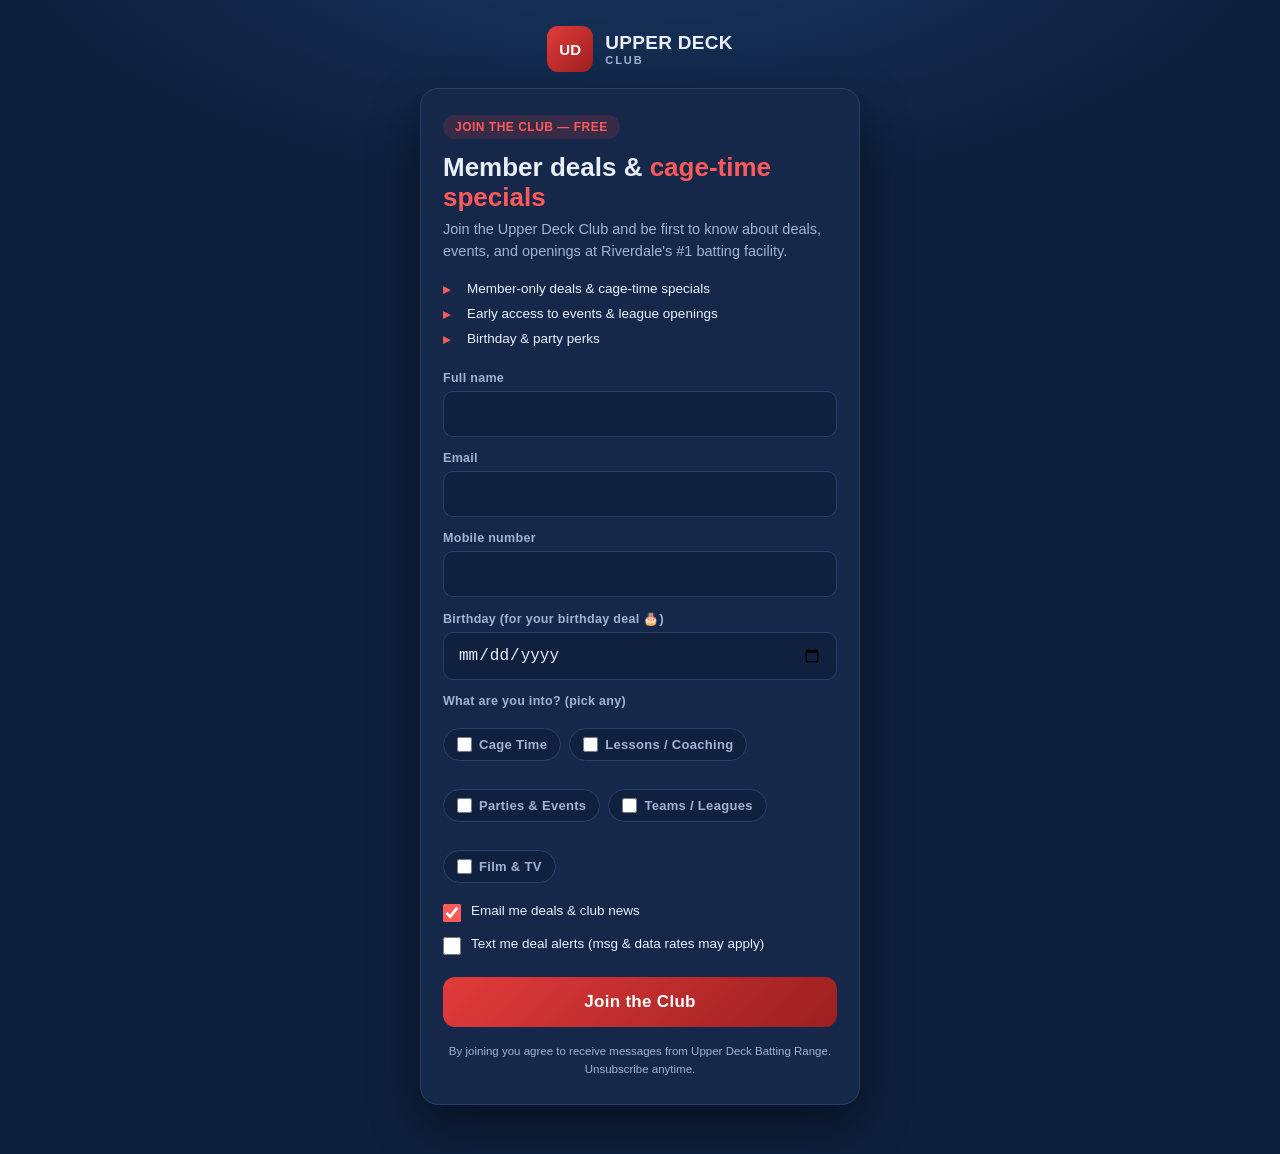
<file: frontend/public/signup.html>
<!doctype html>
<html lang="en">
<head>
<meta charset="utf-8"/>
<meta name="viewport" content="width=device-width,initial-scale=1"/>
<title>Upper Deck Club — Member Deals & Cage-Time Specials</title>
<meta name="description" content="Join the Upper Deck Club free for member deals, priority booking, and birthday & party perks at Upper Deck Batting Range in Riverdale, GA."/>
<link rel="icon" href="/favicon.svg" type="image/svg+xml"/>
<link rel="icon" href="/favicon.ico" sizes="any"/>
<style>
  :root{
    --navy:#0e1f3d; --navy2:#15294d; --card:#16284a; --line:#27406e;
    --red:#e23b3b; --red2:#ff5a5a; --ink:#eaf0fb; --mute:#9fb3d4;
    --green:#34d399;
  }
  *{box-sizing:border-box;margin:0;padding:0}
  body{font-family:-apple-system,BlinkMacSystemFont,"Segoe UI",Roboto,Helvetica,Arial,sans-serif;
    background:radial-gradient(1100px 520px at 50% -10%, #1a3a66 0%, var(--navy) 60%), var(--navy);
    color:var(--ink);min-height:100vh;display:flex;align-items:flex-start;justify-content:center;padding:26px 16px 48px}
  .wrap{width:100%;max-width:440px}
  .brand{display:flex;align-items:center;gap:12px;justify-content:center;margin-bottom:16px}
  .brand .logo{width:46px;height:46px;border-radius:11px;background:linear-gradient(135deg,var(--red),#9c1f1f);
    display:flex;align-items:center;justify-content:center;font-weight:900;color:#fff;font-size:15px}
  .brand b{font-size:19px;letter-spacing:.3px}
  .brand small{display:block;color:var(--mute);font-size:11px;font-weight:600;letter-spacing:2px;text-transform:uppercase}
  .card{background:var(--card);border:1px solid var(--line);border-radius:18px;padding:26px 22px;box-shadow:0 20px 50px rgba(0,0,0,.45)}
  .badge{display:inline-block;background:rgba(226,59,59,.16);color:var(--red2);font-size:12px;font-weight:800;
    padding:5px 12px;border-radius:999px;margin-bottom:14px;letter-spacing:.5px}
  h1{font-size:26px;line-height:1.15;margin-bottom:6px}
  h1 span{color:var(--red2)}
  .sub{color:var(--mute);font-size:14.5px;line-height:1.5;margin-bottom:14px}
  .perks{list-style:none;margin:0 0 20px;padding:0}
  .perks li{font-size:13.5px;color:var(--ink);padding:5px 0 5px 24px;position:relative}
  .perks li:before{content:"▸";color:var(--red2);position:absolute;left:0;font-weight:800}
  label{display:block;font-size:12.5px;font-weight:600;color:var(--mute);margin:14px 0 6px;letter-spacing:.3px}
  input[type=text],input[type=email],input[type=tel],input[type=date]{
    width:100%;background:#0f213f;border:1px solid var(--line);border-radius:10px;color:var(--ink);
    padding:13px 14px;font-size:16px;outline:none}
  input:focus{border-color:var(--red2)}
  .chips{display:flex;flex-wrap:wrap;gap:8px;margin-top:4px}
  .chip{display:inline-flex;align-items:center;gap:7px;background:#0f213f;border:1px solid var(--line);
    border-radius:999px;padding:8px 13px;font-size:13px;cursor:pointer;user-select:none}
  .chip input{accent-color:var(--red2);width:15px;height:15px}
  .check{display:flex;gap:10px;align-items:flex-start;margin-top:13px;font-size:13.5px;line-height:1.4}
  .check input{margin-top:2px;width:18px;height:18px;accent-color:var(--red2);flex:none}
  button{width:100%;margin-top:22px;background:linear-gradient(135deg,var(--red),#9c1f1f);color:#fff;
    font-size:17px;font-weight:800;border:none;border-radius:12px;padding:15px;cursor:pointer;letter-spacing:.3px}
  button:disabled{opacity:.5;cursor:not-allowed}
  .fine{color:var(--mute);font-size:11.5px;line-height:1.5;margin-top:16px;text-align:center}
  .ok,.err{display:none;text-align:center;padding:30px 10px}
  .ok h2{color:var(--red2);font-size:24px;margin-bottom:10px}
  .ok p,.err p{color:var(--mute);font-size:15px;line-height:1.5}
  .err h2{color:#ff6b6b;font-size:20px;margin-bottom:8px}
</style>
</head>
<body>
  <div class="wrap">
    <div class="brand">
      <div class="logo">UD</div>
      <div><b>UPPER DECK</b><small>Club</small></div>
    </div>

    <div class="card" id="card">
      <div id="form-view">
        <span class="badge">JOIN THE CLUB — FREE</span>
        <h1>Member deals & <span>cage-time specials</span></h1>
        <p class="sub">Join the Upper Deck Club and be first to know about deals, events, and openings at Riverdale's #1 batting facility.</p>
        <ul class="perks">
          <li>Member-only deals &amp; cage-time specials</li>
          <li>Early access to events &amp; league openings</li>
          <li>Birthday &amp; party perks</li>
        </ul>

        <form id="signup-form" novalidate>
          <label for="name">Full name</label>
          <input id="name" name="name" type="text" autocomplete="name" required/>

          <label for="email">Email</label>
          <input id="email" name="email" type="email" autocomplete="email" inputmode="email" required/>

          <label for="phone">Mobile number</label>
          <input id="phone" name="phone" type="tel" autocomplete="tel" inputmode="tel"/>

          <label for="birthday">Birthday (for your birthday deal 🎂)</label>
          <input id="birthday" name="birthday" type="date"/>

          <label>What are you into? (pick any)</label>
          <div class="chips" id="interests">
            <label class="chip"><input type="checkbox" value="Cage Time"/> Cage Time</label>
            <label class="chip"><input type="checkbox" value="Lessons / Coaching"/> Lessons / Coaching</label>
            <label class="chip"><input type="checkbox" value="Parties & Events"/> Parties &amp; Events</label>
            <label class="chip"><input type="checkbox" value="Teams / Leagues"/> Teams / Leagues</label>
            <label class="chip"><input type="checkbox" value="Film & TV"/> Film &amp; TV</label>
          </div>

          <div class="check"><input id="cEmail" type="checkbox" checked/><span>Email me deals &amp; club news</span></div>
          <div class="check"><input id="cSms" type="checkbox"/><span>Text me deal alerts (msg &amp; data rates may apply)</span></div>

          <button id="submitBtn" type="submit">Join the Club</button>
          <p class="fine">By joining you agree to receive messages from Upper Deck Batting Range. Unsubscribe anytime.</p>
        </form>
      </div>

      <div class="ok" id="ok-view">
        <h2>You're in the Club! ⚾</h2>
        <p>Welcome to the Upper Deck Club. Watch for your first member deal soon — see you in the cages.</p>
      </div>
      <div class="err" id="err-view">
        <h2>That didn't go through</h2>
        <p>Please try again in a moment, or sign up at the front desk and we'll add you.</p>
      </div>
    </div>
  </div>

<script>
  (function(){
    var params=new URLSearchParams(location.search);
    var source=params.get('src')==='qr'?'In-Store QR':'Website';
    var form=document.getElementById('signup-form');
    var btn=document.getElementById('submitBtn');
    function show(id){
      document.getElementById('form-view').style.display='none';
      document.getElementById('ok-view').style.display=id==='ok'?'block':'none';
      document.getElementById('err-view').style.display=id==='err'?'block':'none';
    }
    form.addEventListener('submit',async function(e){
      e.preventDefault();
      var name=document.getElementById('name').value.trim();
      var email=document.getElementById('email').value.trim();
      if(!name||!email){alert('Please add your name and email.');return;}
      var interests=[].slice.call(document.querySelectorAll('#interests input:checked')).map(function(c){return c.value;});
      btn.disabled=true;btn.textContent='Joining…';
      var payload={
        name:name, email:email,
        phone:document.getElementById('phone').value.trim(),
        birthday:document.getElementById('birthday').value||null,
        interests:interests,
        emailConsent:document.getElementById('cEmail').checked,
        smsConsent:document.getElementById('cSms').checked,
        source:source
      };
      try{
        var res=await fetch('/.netlify/functions/loyalty-signup',{method:'POST',headers:{'Content-Type':'application/json'},body:JSON.stringify(payload)});
        if(res.ok){show('ok');}else{throw new Error('bad');}
      }catch(err){btn.disabled=false;btn.textContent='Join the Club';show('err');}
    });
  })();
</script>
</body>
</html>
</file>
